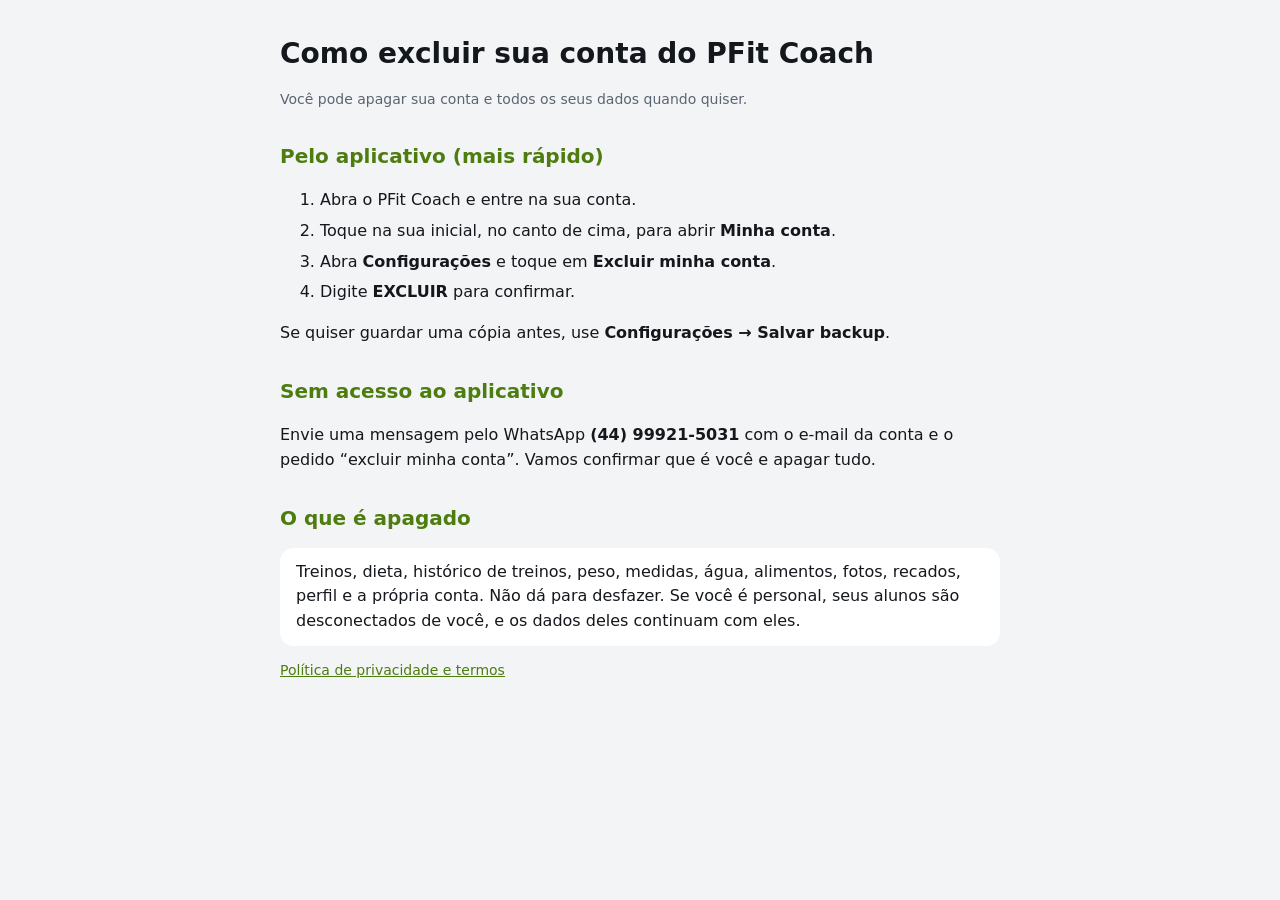
<file: excluir-conta.html>
<!doctype html>
<html lang="pt-BR">
<head>
<meta charset="utf-8">
<meta name="viewport" content="width=device-width, initial-scale=1">
<meta name="color-scheme" content="dark light">
<title>Excluir minha conta — PFit Coach</title>
<style>
:root{--bg:#0f1114;--tx:#f2f4f7;--mudo:#98a1b0;--lima:#c6f432;--card:#171a1f}
@media (prefers-color-scheme: light){:root{--bg:#f3f4f6;--tx:#14171c;--mudo:#5b6472;--lima:#4d7c0f;--card:#fff}}
body{margin:0;background:var(--bg);color:var(--tx);font:16px/1.55 system-ui,-apple-system,"Segoe UI",Roboto,sans-serif}
main{max-width:720px;margin:0 auto;padding:24px 16px 64px}
h1{font-size:28px;margin:8px 0}
h2{font-size:20px;margin:30px 0 4px;color:var(--lima)}
.caixa{background:var(--card);border-radius:14px;padding:12px 16px;margin:14px 0}
.mudo{color:var(--mudo);font-size:14px}
a{color:var(--lima)}
li{margin:6px 0}
</style>
</head>
<body>
<main>
<h1>Como excluir sua conta do PFit Coach</h1>
<p class="mudo">Você pode apagar sua conta e todos os seus dados quando quiser.</p>

<h2>Pelo aplicativo (mais rápido)</h2>
<ol>
<li>Abra o PFit Coach e entre na sua conta.</li>
<li>Toque na sua inicial, no canto de cima, para abrir <strong>Minha conta</strong>.</li>
<li>Abra <strong>Configurações</strong> e toque em <strong>Excluir minha conta</strong>.</li>
<li>Digite <strong>EXCLUIR</strong> para confirmar.</li>
</ol>
<p>Se quiser guardar uma cópia antes, use <strong>Configurações → Salvar backup</strong>.</p>

<h2>Sem acesso ao aplicativo</h2>
<p>Envie uma mensagem pelo WhatsApp <strong>(44) 99921-5031</strong> com o e-mail da conta e o pedido “excluir minha conta”. Vamos confirmar que é você e apagar tudo.</p>

<h2>O que é apagado</h2>
<div class="caixa">Treinos, dieta, histórico de treinos, peso, medidas, água, alimentos, fotos, recados, perfil e a própria conta. Não dá para desfazer. Se você é personal, seus alunos são desconectados de você, e os dados deles continuam com eles.</div>
<p class="mudo"><a href="privacidade.html">Política de privacidade e termos</a></p>
</main>
</body>
</html>
</file>
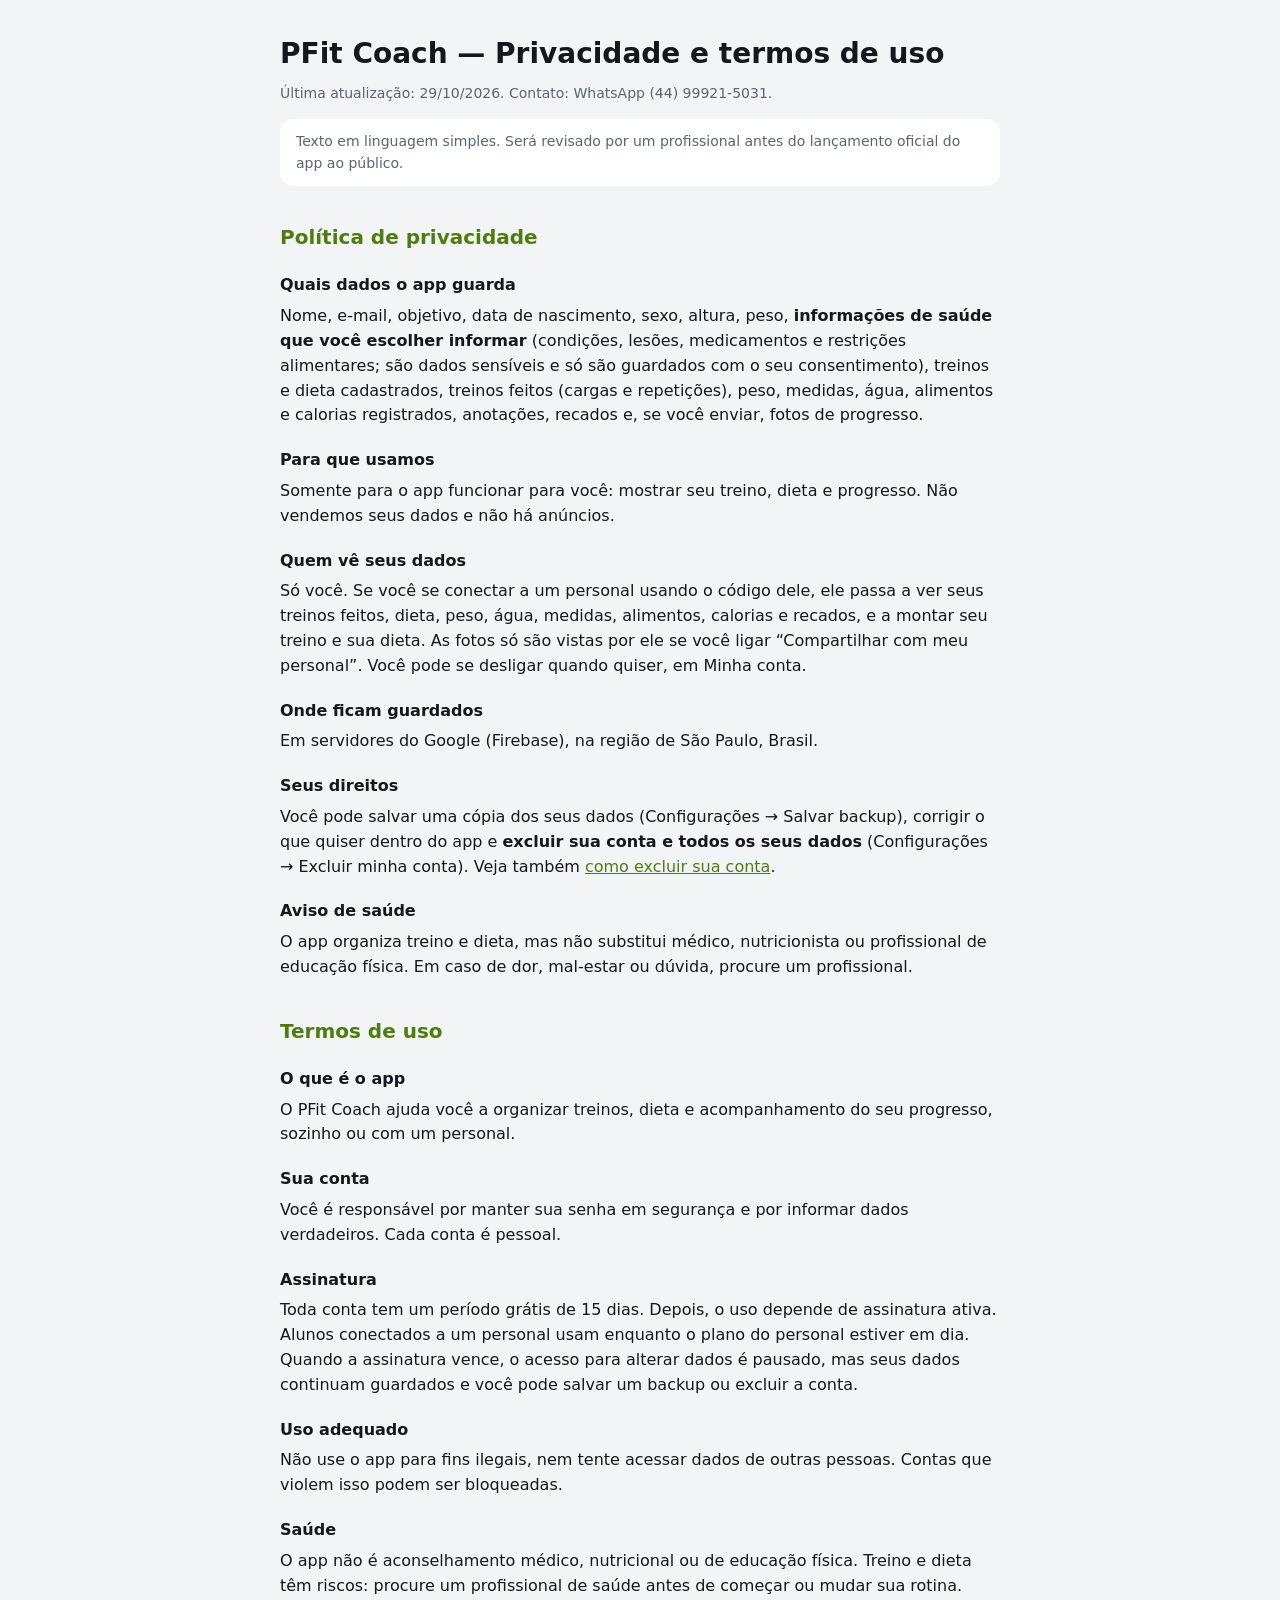
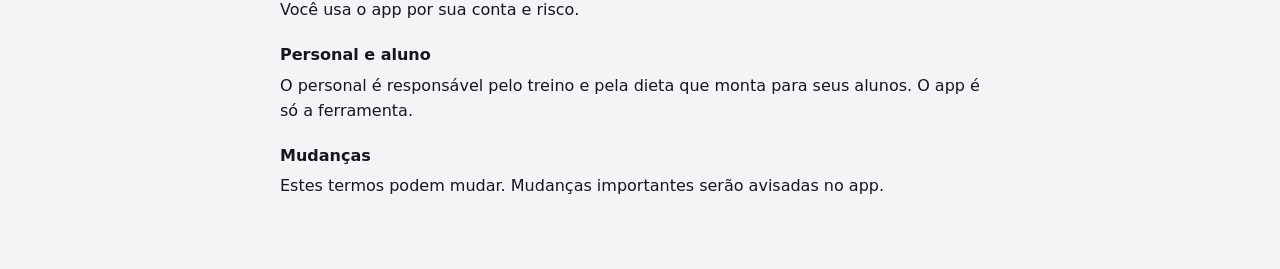
<file: privacidade.html>
<!doctype html>
<html lang="pt-BR">
<head>
<meta charset="utf-8">
<meta name="viewport" content="width=device-width, initial-scale=1">
<meta name="color-scheme" content="dark light">
<title>Privacidade e termos — PFit Coach</title>
<style>
:root{--bg:#0f1114;--tx:#f2f4f7;--mudo:#98a1b0;--lima:#c6f432;--card:#171a1f}
@media (prefers-color-scheme: light){:root{--bg:#f3f4f6;--tx:#14171c;--mudo:#5b6472;--lima:#4d7c0f;--card:#fff}}
body{margin:0;background:var(--bg);color:var(--tx);font:16px/1.55 system-ui,-apple-system,"Segoe UI",Roboto,sans-serif}
main{max-width:720px;margin:0 auto;padding:24px 16px 64px}
h1{font-size:28px;margin:8px 0}
h2{font-size:20px;margin:36px 0 4px;color:var(--lima)}
h3{font-size:16px;margin:20px 0 2px}
p{margin:6px 0}
.mudo{color:var(--mudo);font-size:14px}
.caixa{background:var(--card);border-radius:14px;padding:12px 16px;margin:14px 0}
a{color:var(--lima)}
</style>
</head>
<body>
<main>
<h1>PFit Coach — Privacidade e termos de uso</h1>
<p class="mudo">Última atualização: 29/10/2026. Contato: WhatsApp (44) 99921-5031.</p>
<div class="caixa mudo">Texto em linguagem simples. Será revisado por um profissional antes do lançamento oficial do app ao público.</div>

<h2>Política de privacidade</h2>
<h3>Quais dados o app guarda</h3>
<p>Nome, e-mail, objetivo, data de nascimento, sexo, altura, peso, <strong>informações de saúde que você escolher informar</strong> (condições, lesões, medicamentos e restrições alimentares; são dados sensíveis e só são guardados com o seu consentimento), treinos e dieta cadastrados, treinos feitos (cargas e repetições), peso, medidas, água, alimentos e calorias registrados, anotações, recados e, se você enviar, fotos de progresso.</p>
<h3>Para que usamos</h3>
<p>Somente para o app funcionar para você: mostrar seu treino, dieta e progresso. Não vendemos seus dados e não há anúncios.</p>
<h3>Quem vê seus dados</h3>
<p>Só você. Se você se conectar a um personal usando o código dele, ele passa a ver seus treinos feitos, dieta, peso, água, medidas, alimentos, calorias e recados, e a montar seu treino e sua dieta. As fotos só são vistas por ele se você ligar “Compartilhar com meu personal”. Você pode se desligar quando quiser, em Minha conta.</p>
<h3>Onde ficam guardados</h3>
<p>Em servidores do Google (Firebase), na região de São Paulo, Brasil.</p>
<h3>Seus direitos</h3>
<p>Você pode salvar uma cópia dos seus dados (Configurações → Salvar backup), corrigir o que quiser dentro do app e <strong>excluir sua conta e todos os seus dados</strong> (Configurações → Excluir minha conta). Veja também <a href="excluir-conta.html">como excluir sua conta</a>.</p>
<h3>Aviso de saúde</h3>
<p>O app organiza treino e dieta, mas não substitui médico, nutricionista ou profissional de educação física. Em caso de dor, mal-estar ou dúvida, procure um profissional.</p>

<h2>Termos de uso</h2>
<h3>O que é o app</h3>
<p>O PFit Coach ajuda você a organizar treinos, dieta e acompanhamento do seu progresso, sozinho ou com um personal.</p>
<h3>Sua conta</h3>
<p>Você é responsável por manter sua senha em segurança e por informar dados verdadeiros. Cada conta é pessoal.</p>
<h3>Assinatura</h3>
<p>Toda conta tem um período grátis de 15 dias. Depois, o uso depende de assinatura ativa. Alunos conectados a um personal usam enquanto o plano do personal estiver em dia. Quando a assinatura vence, o acesso para alterar dados é pausado, mas seus dados continuam guardados e você pode salvar um backup ou excluir a conta.</p>
<h3>Uso adequado</h3>
<p>Não use o app para fins ilegais, nem tente acessar dados de outras pessoas. Contas que violem isso podem ser bloqueadas.</p>
<h3>Saúde</h3>
<p>O app não é aconselhamento médico, nutricional ou de educação física. Treino e dieta têm riscos: procure um profissional de saúde antes de começar ou mudar sua rotina. Você usa o app por sua conta e risco.</p>
<h3>Personal e aluno</h3>
<p>O personal é responsável pelo treino e pela dieta que monta para seus alunos. O app é só a ferramenta.</p>
<h3>Mudanças</h3>
<p>Estes termos podem mudar. Mudanças importantes serão avisadas no app.</p>
</main>
</body>
</html>
</file>
